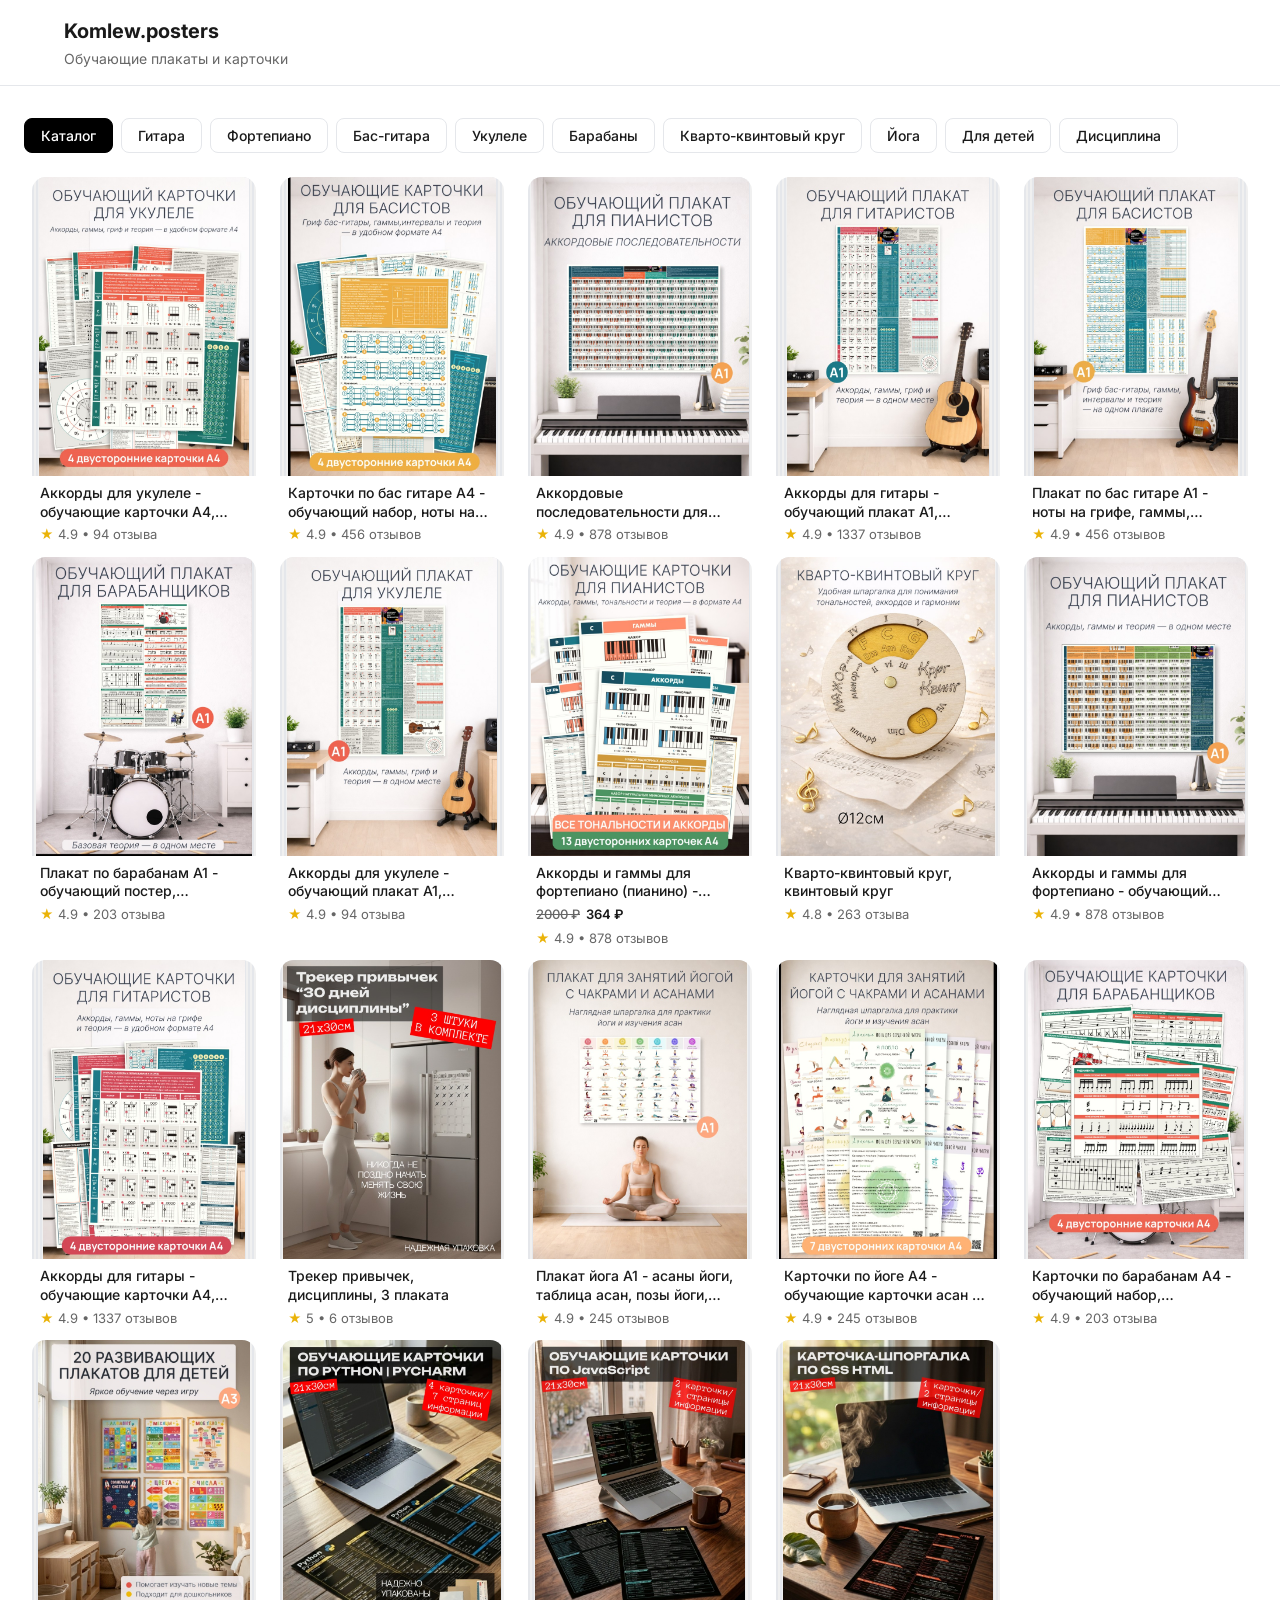
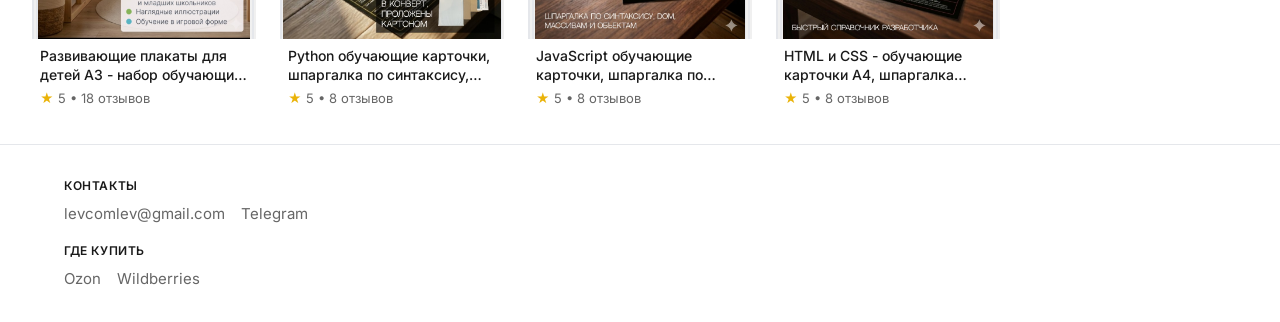
<file: site/index.html>
<!DOCTYPE html>
<html lang="ru">
<head>
  <meta charset="UTF-8">
  <meta name="viewport" content="width=device-width, initial-scale=1.0">
  <title>Komlew.posters — обучающие плакаты и карточки</title>
  <meta name="description" content="Обучающие плакаты и карточки: музыка, программирование, йога, дети. Заказать с доставкой на Ozon и Wildberries или купить цифровую версию на сайте.">
  <link rel="preconnect" href="https://fonts.googleapis.com">
  <link rel="preconnect" href="https://fonts.gstatic.com" crossorigin>
  <link href="https://fonts.googleapis.com/css2?family=Inter:wght@400;500;600;700&display=swap" rel="stylesheet">
  <link rel="stylesheet" href="css/tokens.css">
  <link rel="stylesheet" href="css/base.css">
  <link rel="stylesheet" href="css/header.css">
  <link rel="stylesheet" href="css/footer.css">
  <link rel="stylesheet" href="css/catalog.css">
</head>
<body>
  <header class="site-header">
    <div class="site-header__inner">
      <a class="site-header__brand" href="index.html">
        <span class="site-header__brand-name">Komlew.posters</span>
        <span class="site-header__tagline">Обучающие плакаты и карточки</span>
      </a>
    </div>
  </header>

  <main>
    <section class="catalog" id="catalog">
      <div class="catalog__filters" id="catalog-filters" aria-label="Фильтр по категории"></div>
      <div class="catalog__grid" id="catalog-grid"></div>
    </section>
  </main>

  <footer class="site-footer">
    <div class="site-footer__inner">
      <section class="site-footer__section">
        <h2 class="site-footer__title">Контакты</h2>
        <div class="site-footer__contacts">
          <a href="mailto:levcomlev@gmail.com">levcomlev@gmail.com</a>
          <a href="https://t.me/lewkomlew" target="_blank" rel="noopener noreferrer">Telegram</a>
        </div>
      </section>
      <section class="site-footer__section">
        <h2 class="site-footer__title">Где купить</h2>
        <div class="site-footer__links">
          <a href="https://www.ozon.ru/seller/poleznye-plakaty-komlew-posters/" target="_blank" rel="noopener noreferrer">Ozon</a>
          <a href="https://www.wildberries.ru/seller/4358868" target="_blank" rel="noopener noreferrer">Wildberries</a>
        </div>
      </section>
    </div>
  </footer>
  <script src="js/catalog.js"></script>
</body>
</html>
</file>
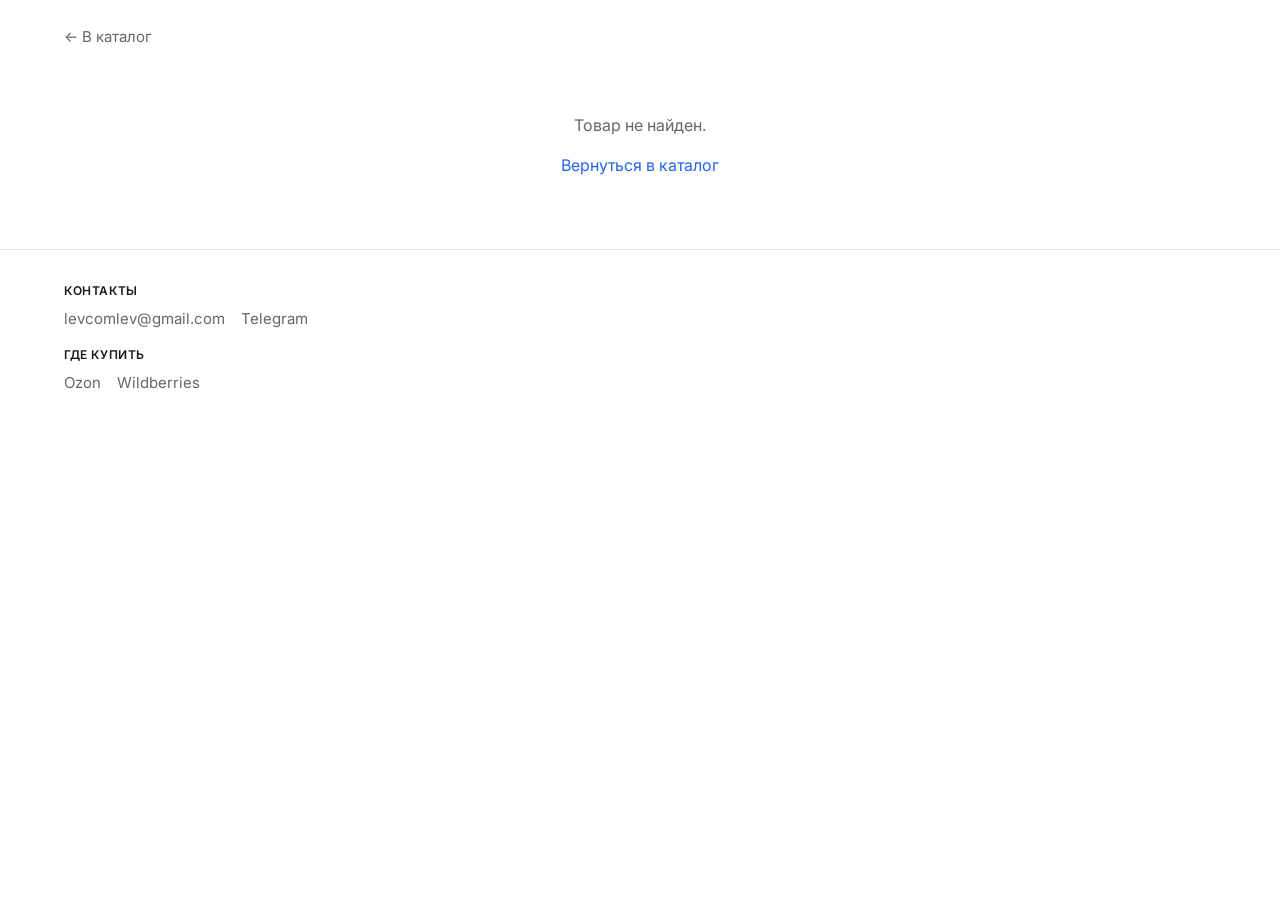
<file: site/product.html>
<!DOCTYPE html>
<html lang="ru">
<head>
  <meta charset="UTF-8">
  <meta name="viewport" content="width=device-width, initial-scale=1.0">
  <title>Товар — Komlew.posters</title>
  <link rel="preconnect" href="https://fonts.googleapis.com">
  <link rel="preconnect" href="https://fonts.gstatic.com" crossorigin>
  <link href="https://fonts.googleapis.com/css2?family=Inter:wght@400;500;600;700&display=swap" rel="stylesheet">
  <link rel="stylesheet" href="css/tokens.css">
  <link rel="stylesheet" href="css/base.css">
  <link rel="stylesheet" href="css/footer.css">
  <link rel="stylesheet" href="css/product.css">
</head>
<body>
  <a href="index.html" class="product-back-fixed" aria-label="В каталог" title="В каталог">
    <svg width="24" height="24" viewBox="0 0 24 24" fill="none" stroke="currentColor" stroke-width="2" stroke-linecap="round" stroke-linejoin="round"><path d="M19 12H5M12 19l-7-7 7-7"/></svg>
  </a>
  <script>
    (function(){ if (window.matchMedia('(min-width: 769px)').matches) { var el = document.querySelector('.product-back-fixed'); if (el) el.remove(); } })();
  </script>
  <main class="product-page">
    <p class="product-page__back"><a href="index.html">← В каталог</a></p>
    <div id="product-root"></div>
    <div id="product-recommend" class="product-recommend" hidden></div>
    <div id="product-error" class="product-error" hidden>
      <p>Товар не найден.</p>
      <p><a href="index.html">Вернуться в каталог</a></p>
    </div>
  </main>

  <footer class="site-footer">
    <div class="site-footer__inner">
      <section class="site-footer__section">
        <h2 class="site-footer__title">Контакты</h2>
        <div class="site-footer__contacts">
          <a href="mailto:levcomlev@gmail.com">levcomlev@gmail.com</a>
          <a href="https://t.me/lewkomlew" target="_blank" rel="noopener noreferrer">Telegram</a>
        </div>
      </section>
      <section class="site-footer__section">
        <h2 class="site-footer__title">Где купить</h2>
        <div class="site-footer__links">
          <a href="https://www.ozon.ru/seller/poleznye-plakaty-komlew-posters/" target="_blank" rel="noopener noreferrer">Ozon</a>
          <a href="https://www.wildberries.ru/seller/4358868" target="_blank" rel="noopener noreferrer">Wildberries</a>
        </div>
      </section>
    </div>
  </footer>
  <script src="js/product.js"></script>
</body>
</html>
</file>
<file: site/css/tokens.css>
/* Дизайн-токены — цвета, шрифты, отступы */

:root {
  --color-bg: #ffffff;
  --color-text: #1a1a1a;
  --color-text-muted: #666;
  --color-accent: #2563eb;
  --color-link: #2563eb;
  --color-border: #e5e7eb;

  --font-primary: "Inter", -apple-system, BlinkMacSystemFont, sans-serif;

  --space-xs: 4px;
  --space-s: 8px;
  --space-m: 16px;
  --space-l: 24px;
  --space-xl: 32px;
  --space-2xl: 48px;

  --max-width: 1200px;
  --max-width-catalog: 1280px;
  --catalog-gap: 8px;
  --card-width: 224px;
  --card-radius: 14px;
  --radius: 8px;
  --radius-btn: 14px;
  --color-btn-bg: #000000;
  --color-btn-text: #ffffff;
}
</file>
<file: site/css/base.css>
/* Базовые стили: сброс, типографика */

*,
*::before,
*::after {
  box-sizing: border-box;
}

body {
  margin: 0;
  min-height: 100vh;
  font-family: var(--font-primary);
  font-size: 16px;
  line-height: 1.5;
  color: var(--color-text);
  background: #fff;
}

a {
  color: var(--color-link);
  text-decoration: none;
}

a:hover {
  text-decoration: underline;
}

img {
  max-width: 100%;
  height: auto;
  display: block;
}
</file>
<file: site/css/header.css>
/* Шапка: название, навигация */

.site-header {
  border-bottom: 1px solid var(--color-border);
  background: var(--color-bg);
}

.site-header__inner {
  max-width: var(--max-width);
  margin: 0 auto;
  padding: var(--space-m) var(--space-l);
  display: flex;
  align-items: center;
  justify-content: space-between;
  gap: var(--space-l);
}

.site-header__brand {
  display: flex;
  flex-direction: column;
  gap: 2px;
  color: var(--color-text);
}

.site-header__brand:hover {
  text-decoration: none;
  color: var(--color-text);
}

.site-header__brand-name {
  font-weight: 700;
  font-size: 1.25rem;
}

.site-header__tagline {
  font-size: 0.875rem;
  font-weight: 400;
  color: var(--color-text-muted);
}

.site-header__nav {
  display: flex;
  gap: var(--space-l);
}

.site-header__nav a {
  color: var(--color-text);
  font-weight: 500;
}

.site-header__nav a:hover {
  color: var(--color-accent);
}

.site-header__nav a[href="index.html"],
.site-header__nav a[href="/"] {
  /* текущая страница — опционально выделить */
}
</file>
<file: site/css/footer.css>
/* Подвал: контакты (почта, Telegram), ссылки на маркетплейсы */

.site-footer {
  margin-top: auto;
  border-top: 1px solid var(--color-border);
  background: var(--color-bg);
  color: var(--color-text-muted);
  font-size: 0.9375rem;
}

.site-footer__inner {
  max-width: var(--max-width);
  margin: 0 auto;
  padding: var(--space-xl) var(--space-l);
}

.site-footer__section {
  margin-bottom: var(--space-m);
}

.site-footer__section:last-child {
  margin-bottom: 0;
}

.site-footer__title {
  font-size: 0.75rem;
  font-weight: 600;
  text-transform: uppercase;
  letter-spacing: 0.05em;
  color: var(--color-text);
  margin: 0 0 var(--space-s) 0;
}

.site-footer__contacts {
  display: flex;
  flex-wrap: wrap;
  gap: var(--space-m);
}

.site-footer__contacts a {
  color: var(--color-text-muted);
}

.site-footer__contacts a:hover {
  color: var(--color-accent);
}

.site-footer__links {
  display: flex;
  flex-wrap: wrap;
  gap: var(--space-m);
}

.site-footer__links a {
  color: var(--color-text-muted);
}

.site-footer__links a:hover {
  color: var(--color-accent);
}
</file>
<file: site/css/catalog.css>
/* Каталог на главной: фильтры + сетка карточек */

.catalog {
  padding: var(--space-xl) var(--space-l);
  max-width: var(--max-width-catalog);
  margin: 0 auto;
}

.catalog__title {
  font-size: 1.5rem;
  font-weight: 700;
  margin: 0 0 var(--space-m) 0;
}

.catalog__filters {
  display: flex;
  flex-wrap: wrap;
  align-items: flex-start;
  gap: var(--space-s);
  margin-bottom: var(--space-l);
}

.catalog__filters-list {
  display: flex;
  flex-wrap: wrap;
  gap: var(--space-s);
}

.catalog__filters-list[hidden] {
  display: none;
}

/* Десктоп (768px и шире, в т.ч. MacBook): список категорий всегда виден, «Каталог» только сбрасывает фильтр */
@media (min-width: 768px) {
  .catalog__filters-list[hidden],
  .catalog__filters-list {
    display: flex !important;
    flex-wrap: wrap;
    gap: var(--space-s);
  }
}

/* Узкий экран: «Каталог» слева, категории справа от неё в одну строку с прокруткой */
@media (max-width: 767px) {
  .catalog__filters {
    flex-wrap: nowrap;
    flex-direction: row;
    align-items: stretch;
    gap: var(--space-s);
    overflow: hidden;
  }

  .catalog__filter--trigger {
    flex: 0 0 auto;
    display: inline-flex;
    align-items: center;
  }

  .catalog__filters-list:not([hidden]) {
    display: flex;
    flex: 1 1 0;
    min-width: 0;
    flex-wrap: nowrap;
    overflow-x: auto;
    overflow-y: hidden;
    -webkit-overflow-scrolling: touch;
    scroll-snap-type: x mandatory;
    gap: var(--space-s);
    padding-bottom: var(--space-xs);
  }

  .catalog__filters-list:not([hidden]) .catalog__filter {
    flex: 0 0 auto;
    scroll-snap-align: start;
    display: inline-flex;
    align-items: center;
  }
}

.catalog__filter {
  padding: var(--space-s) var(--space-m);
  border: 1px solid var(--color-border);
  border-radius: var(--radius);
  background: var(--color-bg);
  color: var(--color-text);
  font-family: var(--font-primary);
  font-size: 0.875rem;
  font-weight: 500;
  cursor: pointer;
}

.catalog__filter:hover {
  border-color: var(--color-accent);
  color: var(--color-accent);
}

.catalog__filter.is-active {
  background: var(--color-accent);
  border-color: var(--color-accent);
  color: #fff;
}

.catalog__filter.is-active:hover {
  color: #fff;
}

/* Только кнопка «Каталог» (триггер) — чёрная с белым текстом */
.catalog__filter--trigger {
  background: var(--color-btn-bg);
  border-color: var(--color-btn-bg);
  color: var(--color-btn-text);
}

.catalog__filter--trigger:hover {
  opacity: 0.85;
  border-color: var(--color-btn-bg);
  color: var(--color-btn-text);
}

.catalog__filter--trigger.is-active {
  background: var(--color-btn-bg);
  border-color: var(--color-btn-bg);
  color: var(--color-btn-text);
}

.catalog__filter--trigger.is-active:hover {
  opacity: 0.85;
  color: var(--color-btn-text);
}

.catalog__grid {
  display: grid;
  grid-template-columns: repeat(5, 1fr);
  gap: 8px;
}

@media (max-width: 1200px) {
  .catalog__grid {
    grid-template-columns: repeat(3, 1fr);
  }
}

@media (max-width: 767px) {
  .catalog {
    padding-left: 6px;
    padding-right: 6px;
  }

  .catalog__grid {
    grid-template-columns: repeat(2, 1fr);
    gap: 6px;
  }
}

/* Карточка товара */
.product-card {
  display: flex;
  flex-direction: column;
  width: 100%;
  max-width: var(--card-width);
  margin: 0 auto;
  height: 100%;
}

.product-card__image-wrap {
  position: relative;
  aspect-ratio: 3 / 4;
  border-radius: var(--card-radius) var(--card-radius) 0 0;
  overflow: hidden;
  background: repeating-linear-gradient(
    90deg,
    var(--color-border) 0,
    var(--color-border) 2px,
    #f0f0f0 2px,
    #f0f0f0 4px
  );
}

.product-card__image-wrap a {
  display: flex;
  align-items: center;
  justify-content: center;
  width: 100%;
  height: 100%;
  min-height: 0;
}

/* Десктоп: одна картинка; мобильная: галерея (если несколько фото) */
.product-card__image-link--gallery {
  display: none;
}

@media (max-width: 768px) {
  .product-card__image-wrap--has-gallery .product-card__image-link--single {
    display: none;
  }
  .product-card__image-link--gallery {
    display: flex;
  }
}

.product-card__gallery-viewport {
  width: 100%;
  height: 100%;
  overflow: hidden;
  position: relative;
}

.product-card__gallery-strip {
  display: flex;
  flex-shrink: 0;
  height: 100%;
  width: calc(var(--card-gallery-n, 1) * 100%);
  will-change: transform;
}

.product-card__gallery-slide {
  flex: 0 0 calc(100% / var(--card-gallery-n, 1));
  display: flex;
  align-items: center;
  justify-content: center;
  min-width: 0;
}

.product-card__gallery-slide .product-card__image {
  width: 100%;
  height: 100%;
  object-fit: contain;
}

.product-card__gallery-dots {
  display: none;
}

@media (max-width: 768px) {
  .product-card__image-wrap--has-gallery .product-card__gallery-dots {
    display: flex;
    justify-content: center;
    gap: 4px;
    position: absolute;
    bottom: 6px;
    left: 0;
    right: 0;
    z-index: 1;
    pointer-events: none;
  }
}

.product-card__gallery-dot {
  width: 6px;
  height: 6px;
  border-radius: 50%;
  background: rgba(255, 255, 255, 0.5);
  transition: background 0.2s ease;
}

.product-card__gallery-dot.is-active {
  background: var(--color-accent);
}

.product-card__image {
  width: 100%;
  height: 100%;
  object-fit: contain;
  object-position: center;
  display: block;
}

.product-card__body {
  padding: var(--space-s) var(--space-s) 0;
  display: flex;
  flex-direction: column;
  gap: var(--space-xs);
  flex: 1;
  min-height: 0;
  background: #ffffff;
  border-radius: 0 0 var(--card-radius) var(--card-radius);
}

.product-card__title {
  font-size: 0.875rem;
  font-weight: 500;
  color: var(--color-text);
  margin: 0;
  display: -webkit-box;
  -webkit-line-clamp: 2;
  -webkit-box-orient: vertical;
  overflow: hidden;
  line-height: 1.35;
}

.product-card__title a {
  color: inherit;
}

.product-card__title a:hover {
  color: var(--color-accent);
  text-decoration: none;
}

.product-card__price {
  font-size: 0.8125rem;
  font-weight: 600;
  margin: 0;
}

.product-card__price-old {
  text-decoration: line-through;
  color: var(--color-text-muted);
  font-weight: 500;
  margin-right: 0.2em;
}

.product-card__price-current {
  color: var(--color-text);
}

.product-card__rating {
  font-size: 0.8125rem;
  color: var(--color-text-muted);
  margin: 0 0 var(--space-xs) 0;
}

.product-card__rating-star {
  color: #eab308;
}

.product-card__actions {
  display: flex;
  flex-wrap: wrap;
  gap: var(--space-s);
  margin-top: var(--space-xs);
}

.product-card__btn {
  display: inline-block;
  padding: 4px var(--space-s);
  font-size: 0.6875rem;
  font-weight: 500;
  border-radius: var(--radius-btn);
  background: var(--color-btn-bg);
  color: var(--color-btn-text);
  border: none;
  cursor: pointer;
  text-decoration: none;
  font-family: var(--font-primary);
}

.product-card__btn:hover {
  opacity: 0.85;
  color: var(--color-btn-text);
  text-decoration: none;
}

.product-card__btn--secondary {
  background: var(--color-btn-bg);
  color: var(--color-btn-text);
}

.product-card__btn--secondary:hover {
  opacity: 0.85;
  color: var(--color-btn-text);
}
</file>
<file: site/css/product.css>
/* Страница товара: галерея, описание, кнопки */

body {
  background: #ffffff;
}

html {
  scroll-behavior: smooth;
}

.product-page {
  max-width: var(--max-width);
  margin: 0 auto;
  padding: var(--space-l);
}

/* Мобильная: меньше верхний отступ — блок с изображением выше, без белой полосы */
@media (max-width: 768px) {
  .product-page {
    padding-top: var(--space-s);
  }
}

/* Кнопка «назад» объёмная, полупрозрачная — только на мобильной, в левом верхнем углу, видна при прокрутке */
.product-back-fixed {
  display: none;
  position: fixed;
  top: calc(var(--space-s) + env(safe-area-inset-top, 0));
  left: calc(var(--space-s) + env(safe-area-inset-left, 0));
  z-index: 100;
  align-items: center;
  justify-content: center;
  width: 48px;
  height: 48px;
  border-radius: 50%;
  background: rgba(255, 255, 255, 0.35);
  backdrop-filter: blur(10px);
  -webkit-backdrop-filter: blur(10px);
  color: var(--color-text);
  text-decoration: none;
  box-shadow:
    0 2px 6px rgba(0, 0, 0, 0.15),
    0 6px 20px rgba(0, 0, 0, 0.12),
    inset 0 1px 0 rgba(255, 255, 255, 0.45);
  transition: opacity 0.2s, transform 0.15s;
}

@media (max-width: 768px) {
  .product-back-fixed {
    display: flex;
  }
}

@media (min-width: 769px) {
  .product-back-fixed {
    display: none !important;
    visibility: hidden !important;
    position: absolute !important;
    left: -9999px !important;
    width: 0 !important;
    height: 0 !important;
    overflow: hidden !important;
    pointer-events: none !important;
  }
}

.product-back-fixed:hover {
  opacity: 0.95;
  color: var(--color-text);
  text-decoration: none;
}

.product-back-fixed:active {
  transform: scale(0.96);
}

.product-back-fixed svg {
  display: block;
}

.product-page__back {
  margin: 0 0 var(--space-m) 0;
}

.product-page__back a {
  color: var(--color-text-muted);
  font-size: 0.9375rem;
  text-decoration: none;
}

.product-page__back a:hover {
  color: var(--color-accent);
}

@media (max-width: 768px) {
  .product-page__back {
    display: none;
  }
}

.product-error {
  padding: var(--space-xl);
  text-align: center;
  color: var(--color-text-muted);
}

/* Галерея */
/* Два столбца на десктопе: слева изображение, справа инфо */
.product__top {
  display: block;
}

@media (min-width: 769px) {
  .product__top {
    display: grid;
    grid-template-columns: 1fr 1fr;
    gap: var(--space-xl);
    align-items: start;
    margin-bottom: var(--space-xl);
  }

  .product__col-image {
    position: sticky;
    top: var(--space-m);
  }
}

.product__col-info {
  min-width: 0;
}

.product-gallery {
  margin-bottom: var(--space-xl);
}

@media (min-width: 769px) {
  .product__col-image .product-gallery {
    margin-bottom: 0;
  }
}

.product-gallery__stage {
  position: relative;
  width: 100%;
  max-width: 560px;
  margin: 0 auto;
  border-radius: var(--card-radius);
  overflow: hidden;
  background: var(--color-border);
  aspect-ratio: 3 / 4;
}

@media (min-width: 769px) {
  .product-gallery__stage {
    max-height: calc(100vh - 140px);
    max-width: min(504px, calc((100vh - 140px) * 3 / 4));
  }
}

.product-gallery__stage-inner {
  position: relative;
  width: 100%;
  height: 100%;
  cursor: pointer;
  user-select: none;
  -webkit-tap-highlight-color: transparent;
}

.product-gallery__viewport {
  position: absolute;
  inset: 0;
  overflow: hidden;
}

.product-gallery__strip {
  display: flex;
  flex-shrink: 0;
  height: 100%;
  width: calc(var(--gallery-n, 1) * 100%);
  will-change: transform;
}

.product-gallery__slide {
  flex: 0 0 calc(100% / var(--gallery-n, 1));
  display: flex;
  align-items: center;
  justify-content: center;
  min-width: 0;
}

.product-gallery__slide .product-gallery__image {
  width: 100%;
  height: 100%;
  object-fit: contain;
}

.product-gallery__image {
  width: 100%;
  height: 100%;
  object-fit: contain;
  display: block;
}

/* Зоны клика: левая = назад, правая = вперёд */
.product-gallery__zone {
  position: absolute;
  top: 0;
  bottom: 0;
  width: 30%;
  z-index: 1;
  display: flex;
  align-items: center;
  justify-content: center;
}

.product-gallery__zone--prev {
  left: 0;
  justify-content: flex-start;
  padding-left: var(--space-s);
}

.product-gallery__zone--next {
  right: 0;
  justify-content: flex-end;
  padding-right: var(--space-s);
}

/* Стрелки при наведении на край */
.product-gallery__arrow {
  display: flex;
  align-items: center;
  justify-content: center;
  width: 40px;
  height: 40px;
  border-radius: 50%;
  background: rgba(0, 0, 0, 0.5);
  color: #fff;
  opacity: 0;
  transition: opacity 0.2s ease;
  pointer-events: none;
}

.product-gallery__arrow svg {
  display: block;
}

.product-gallery__zone:hover .product-gallery__arrow {
  opacity: 1;
}

@media (max-width: 768px) {
  .product-gallery__zone {
    display: none;
  }
}

.product-gallery__dots {
  display: flex;
  justify-content: center;
  gap: var(--space-s);
  margin-top: var(--space-m);
  flex-wrap: wrap;
}

.product-gallery__dot {
  width: 8px;
  height: 8px;
  border-radius: 50%;
  border: none;
  padding: 0;
  background: var(--color-border);
  cursor: pointer;
}

.product-gallery__dot.is-active {
  background: var(--color-accent);
}

/* Оверлей: увеличение / полноэкран по клику на фото */
.product-gallery-overlay {
  position: fixed;
  inset: 0;
  z-index: 1000;
  display: flex;
  align-items: center;
  justify-content: center;
  background: rgba(0, 0, 0, 0.92);
  opacity: 0;
  visibility: hidden;
  transition: opacity 0.2s ease, visibility 0.2s ease;
}

@media (min-width: 769px) {
  .product-gallery-overlay {
    background: #fff;
  }
}

.product-gallery-overlay.is-open {
  opacity: 1;
  visibility: visible;
}

.product-gallery-overlay__backdrop {
  position: absolute;
  inset: 0;
  cursor: pointer;
}

.product-gallery-overlay__close {
  position: absolute;
  top: var(--space-m);
  right: var(--space-m);
  z-index: 2;
  width: 44px;
  height: 44px;
  padding: 0;
  border: none;
  border-radius: 50%;
  background: rgba(255, 255, 255, 0.15);
  color: #fff;
  cursor: pointer;
  display: flex;
  align-items: center;
  justify-content: center;
  transition: background 0.2s ease;
}

.product-gallery-overlay__close:hover {
  background: rgba(255, 255, 255, 0.25);
}

.product-gallery-overlay__close svg {
  display: block;
}

.product-gallery-overlay__viewport {
  position: absolute;
  inset: 0;
  overflow: hidden;
  z-index: 1;
  display: flex;
  align-items: center;
  justify-content: flex-start;
}

.product-gallery-overlay__strip {
  display: flex;
  flex-shrink: 0;
  height: 100%;
  width: calc(var(--overlay-n, 1) * 100%);
  will-change: transform;
}

.product-gallery-overlay__slide {
  flex: 0 0 calc(100% / var(--overlay-n, 1));
  display: flex;
  align-items: center;
  justify-content: center;
  min-width: 0;
}

.product-gallery-overlay__img {
  position: relative;
  z-index: 1;
  max-width: 100%;
  max-height: 100%;
  width: auto;
  height: auto;
  object-fit: contain;
  pointer-events: none;
}

/* Мобильные: изображение во весь экран (оверлей на весь viewport) */
@media (max-width: 768px) {
  .product-gallery-overlay__img {
    max-width: 100vw;
    max-height: 100vh;
  }
}

/* Десктоп: увеличенное изображение в центре */
@media (min-width: 769px) {
  .product-gallery-overlay__img {
    max-width: 90vw;
    max-height: 90vh;
  }
}

.product-gallery-overlay__arrow {
  position: absolute;
  top: 50%;
  transform: translateY(-50%);
  z-index: 2;
  width: 48px;
  height: 48px;
  padding: 0;
  border: none;
  border-radius: 50%;
  background: rgba(255, 255, 255, 0.2);
  color: #fff;
  cursor: pointer;
  display: flex;
  align-items: center;
  justify-content: center;
  transition: background 0.2s ease;
}

.product-gallery-overlay__arrow:hover {
  background: rgba(255, 255, 255, 0.35);
}

.product-gallery-overlay__arrow svg {
  display: block;
}

.product-gallery-overlay__arrow--prev {
  left: var(--space-m);
}

.product-gallery-overlay__arrow--next {
  right: var(--space-m);
}

@media (max-width: 768px) {
  .product-gallery-overlay__arrow {
    display: none !important;
  }
}

/* Десктоп: стеклянные кнопки на светлом фоне оверлея */
@media (min-width: 769px) {
  .product-gallery-overlay__close,
  .product-gallery-overlay__arrow {
    background: rgba(255, 255, 255, 0.5) !important;
    color: #111 !important;
    border: 1px solid rgba(0, 0, 0, 0.15);
    box-shadow: 0 2px 8px rgba(0, 0, 0, 0.06);
  }
  .product-gallery-overlay__close:hover,
  .product-gallery-overlay__arrow:hover {
    background: rgba(255, 255, 255, 0.7) !important;
    border-color: rgba(0, 0, 0, 0.2);
  }
  .product-gallery-overlay__close svg,
  .product-gallery-overlay__arrow svg {
    stroke: #111;
  }
}

body.product-gallery-overlay-open {
  overflow: hidden;
}

/* Контент */
.product__title {
  font-size: 1.25rem;
  font-weight: 700;
  margin: 0 0 var(--space-m) 0;
  line-height: 1.3;
}

.product__rating-row {
  display: flex;
  flex-wrap: wrap;
  align-items: center;
  gap: var(--space-m);
  margin-bottom: var(--space-l);
}

.product__rating {
  font-size: 0.9375rem;
  color: var(--color-text-muted);
  margin: 0;
}

.product__rating-star {
  color: #eab308;
}

.product__rating-link {
  display: inline-block;
  text-decoration: none;
  color: inherit;
  cursor: pointer;
  transition: opacity 0.15s;
}

.product__rating-link:hover {
  opacity: 0.8;
  color: inherit;
}

.product__price {
  font-size: 1rem;
  font-weight: 600;
  margin: 0;
}

.product__price-old {
  text-decoration: line-through;
  color: var(--color-text-muted);
  font-weight: 500;
  margin-right: 0.25em;
}

.product__price-current {
  color: var(--color-text);
}

/* плавная прокрутка к якорю отзывов */
.product-page {
  scroll-margin-top: 0;
}

#product-reviews {
  scroll-margin-top: var(--space-l, 1rem);
}

.product__short-desc {
  font-size: 0.9375rem;
  line-height: 1.55;
  color: var(--color-text-muted);
  margin: 0 0 var(--space-l) 0;
  white-space: pre-line;
}

.product__specs {
  display: grid;
  grid-template-columns: auto 1fr;
  column-gap: var(--space-m);
  row-gap: var(--space-xs);
  margin: 0 0 var(--space-l) 0;
  font-size: 0.9375rem;
}

.product__specs-dt {
  margin: 0;
  font-weight: 600;
  color: var(--color-text-muted);
}

.product__specs-dd {
  margin: 0;
}

.product__description {
  font-size: 1rem;
  line-height: 1.6;
  margin-bottom: var(--space-xl);
  white-space: pre-line;
}

.product__rating-row .product__actions {
  display: flex;
  flex-wrap: wrap;
  gap: var(--space-s);
}

.product__actions {
  display: flex;
  flex-wrap: wrap;
  gap: var(--space-m);
}

.product__btn {
  display: inline-block;
  padding: 6px var(--space-m);
  font-size: 0.875rem;
  font-weight: 500;
  border-radius: var(--radius-btn);
  background: var(--color-btn-bg);
  color: var(--color-btn-text);
  border: none;
  text-decoration: none;
  font-family: var(--font-primary);
  transition: opacity 0.15s;
}

.product__btn:hover {
  opacity: 0.85;
  text-decoration: none;
  color: var(--color-btn-text);
}

.product__btn--ozon,
.product__btn--wb,
.product__btn--digital,
.product__btn--secondary {
  background: var(--color-btn-bg);
  color: var(--color-btn-text);
}

.product__btn--secondary:hover {
  opacity: 0.85;
  color: var(--color-btn-text);
}

/* Отзывы */
.product-reviews {
  margin-top: var(--space-xl);
  padding-top: var(--space-xl);
  border-top: 1px solid var(--color-border);
}

.product-reviews__title {
  font-size: 1.125rem;
  font-weight: 700;
  margin: 0 0 var(--space-l) 0;
}

.product-review {
  margin-bottom: var(--space-l);
}

.product-review:last-child {
  margin-bottom: 0;
}

.product-review__head {
  display: flex;
  align-items: center;
  flex-wrap: wrap;
  gap: var(--space-s);
  margin: 0 0 var(--space-xs) 0;
  font-size: 0.9375rem;
}

.product-review__author {
  font-weight: 600;
}

.product-review__stars {
  color: #eab308;
  letter-spacing: 0.05em;
}

.product-review__text {
  font-size: 0.9375rem;
  line-height: 1.55;
  color: var(--color-text-muted);
  margin: 0;
  white-space: normal;
}

/* Рекомендуем также — карусель в одну строку */
.product-recommend {
  margin-top: var(--space-2xl);
  padding-top: var(--space-xl);
  border-top: 1px solid var(--color-border);
}

.product-recommend__title {
  font-size: 1.125rem;
  font-weight: 700;
  margin: 0 0 var(--space-l) 0;
}

.product-recommend__grid {
  display: flex;
  gap: var(--space-m);
  overflow-x: auto;
  overflow-y: hidden;
  scroll-snap-type: x mandatory;
  -webkit-overflow-scrolling: touch;
  padding-bottom: var(--space-s);
}

.product-recommend__grid::-webkit-scrollbar {
  height: 6px;
}

.product-recommend__grid::-webkit-scrollbar-track {
  background: var(--color-border);
  border-radius: 3px;
}

.product-recommend__grid::-webkit-scrollbar-thumb {
  background: var(--color-text-muted);
  border-radius: 3px;
}

.product-recommend__card {
  flex: 0 0 auto;
  width: 140px;
  scroll-snap-align: start;
  display: flex;
  flex-direction: column;
  text-decoration: none;
  color: inherit;
}

@media (min-width: 600px) {
  .product-recommend__card {
    width: 160px;
  }
}

@media (min-width: 900px) {
  .product-recommend__card {
    width: 180px;
  }
}

.product-recommend__card:hover {
  text-decoration: none;
  color: var(--color-accent);
}

.product-recommend__card-image-wrap {
  display: block;
  aspect-ratio: 3 / 4;
  border-radius: var(--card-radius);
  overflow: hidden;
  background: repeating-linear-gradient(
    90deg,
    var(--color-border) 0,
    var(--color-border) 2px,
    #f0f0f0 2px,
    #f0f0f0 4px
  );
  display: flex;
  align-items: center;
  justify-content: center;
  margin-bottom: var(--space-s);
}

.product-recommend__card-image {
  width: 100%;
  height: 100%;
  object-fit: contain;
  object-position: center;
  display: block;
}

.product-recommend__card-title {
  font-size: 0.8125rem;
  font-weight: 500;
  line-height: 1.35;
  display: -webkit-box;
  -webkit-line-clamp: 2;
  -webkit-box-orient: vertical;
  overflow: hidden;
}

@media (min-width: 600px) {
  .product-recommend__card-title {
    font-size: 0.875rem;
  }
}

/* Фиксированный островок «Купить» снизу */
body.has-product-sticky-bar {
  padding-bottom: 72px;
}

.product-sticky-bar {
  position: fixed;
  bottom: 0;
  left: 0;
  right: 0;
  z-index: 100;
  background: var(--color-bg);
  box-shadow: 0 -2px 12px rgba(0, 0, 0, 0.1);
  padding: var(--space-s) var(--space-l);
  padding-bottom: calc(var(--space-s) + env(safe-area-inset-bottom, 0));
  display: flex;
  flex-direction: row;
  flex-wrap: wrap;
  align-items: center;
  justify-content: space-between;
  gap: var(--space-s);
}

.product-sticky-bar__brand {
  font-size: 0.875rem;
  font-weight: 500;
  color: var(--color-text);
  text-decoration: none;
}

.product-sticky-bar__brand:hover {
  color: var(--color-accent);
  text-decoration: none;
}

.product-sticky-bar__toggle {
  width: auto;
  min-width: 0;
  max-width: calc(100% / 3);
  padding: var(--space-s) var(--space-m);
  font-size: 0.9375rem;
  font-weight: 500;
  font-family: var(--font-primary);
  color: var(--color-btn-text);
  background: var(--color-btn-bg);
  border: none;
  border-radius: var(--radius-btn);
  cursor: pointer;
  flex-shrink: 0;
}

.product-sticky-bar__toggle:hover {
  opacity: 0.85;
}

.product-sticky-bar__menu {
  flex-basis: 100%;
  width: 100%;
  display: grid;
  grid-template-columns: 1fr 1fr;
  gap: var(--space-s);
  max-height: 0;
  overflow: hidden;
  transition: max-height 0.25s ease;
}

.product-sticky-bar.is-open .product-sticky-bar__toggle {
  display: none;
}

.product-sticky-bar.is-open .product-sticky-bar__menu {
  max-height: 220px;
}

.product-sticky-bar__btn {
  display: block;
  padding: 6px var(--space-m);
  font-size: 0.875rem;
  font-weight: 500;
  font-family: var(--font-primary);
  text-align: center;
  text-decoration: none;
  border-radius: var(--radius-btn);
  background: var(--color-btn-bg);
  color: var(--color-btn-text);
  border: none;
  cursor: pointer;
  transition: opacity 0.15s;
}

.product-sticky-bar__btn:hover {
  opacity: 0.85;
  text-decoration: none;
  color: var(--color-btn-text);
}

.product-sticky-bar__btn--ozon,
.product-sticky-bar__btn--wb,
.product-sticky-bar__btn--digital {
  background: var(--color-btn-bg);
  color: var(--color-btn-text);
}

.product-sticky-bar__btn--digital:hover {
  opacity: 0.85;
  color: var(--color-btn-text);
}
</file>
